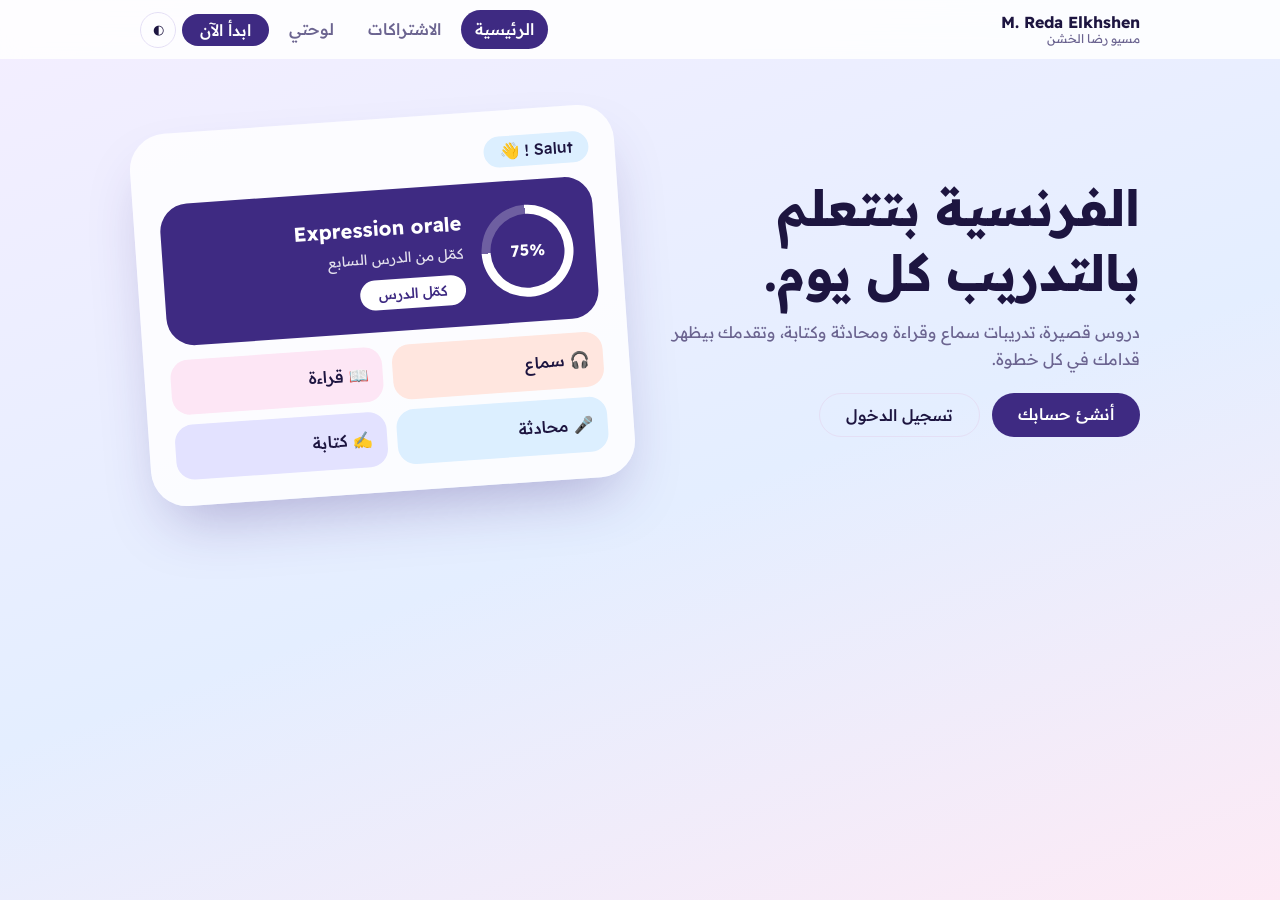
<file: index.html>
<!DOCTYPE html>
<html lang="ar" dir="rtl">
<head>
<meta charset="utf-8">
<meta name="viewport" content="width=device-width, initial-scale=1, viewport-fit=cover">
<title>مسيو رضا الخشن | منصة الفرنسية</title>
<link href="https://fonts.googleapis.com/css2?family=Readex+Pro:wght@400;500;700&display=swap" rel="stylesheet">
<style>
:root{--bg:linear-gradient(160deg,#F4EEFF,#E4EEFF 55%,#FDEAF5);--sf:rgba(255,255,255,.85);--tx:#1D1540;--mu:#6B6490;--pu:#3E2A82;--pu2:#5A44B0;--go:#E3B93C;--c1:#FFE6DF;--c2:#FDE6F5;--c3:#DCEFFF;--c4:#E3E2FF;--ln:#E4DFF5;box-sizing:border-box;padding-top:env(safe-area-inset-top,0px);padding-bottom:env(safe-area-inset-bottom,0px)}
@media(prefers-color-scheme:dark){:root:not([data-theme="light"]){--bg:linear-gradient(160deg,#16102E,#101A3A);--sf:rgba(38,30,78,.9);--tx:#F0ECFF;--mu:#ADA5D6;--pu:#6C55D6;--pu2:#8A76F0;--c1:#3D2A3C;--c2:#3C2A4E;--c3:#22345A;--c4:#2D2B64;--ln:#352D6A}}
:root[data-theme="dark"]{--bg:linear-gradient(160deg,#16102E,#101A3A);--sf:rgba(38,30,78,.9);--tx:#F0ECFF;--mu:#ADA5D6;--pu:#6C55D6;--pu2:#8A76F0;--c1:#3D2A3C;--c2:#3C2A4E;--c3:#22345A;--c4:#2D2B64;--ln:#352D6A}
*{box-sizing:border-box}html{scroll-padding-top:env(safe-area-inset-top,0px)}
body{margin:0;min-height:100vh;background:var(--bg) fixed;color:var(--tx);font:400 16px/1.7 "Readex Pro",sans-serif}
a{color:inherit;text-decoration:none}:focus-visible{outline:3px solid var(--go);outline-offset:2px}
header{position:sticky;top:env(safe-area-inset-top,0px);z-index:5;backdrop-filter:blur(12px);background:var(--sf)}
.bar{max-width:1040px;margin:auto;padding:10px 20px;display:flex;align-items:center;gap:14px}
.logo{font-weight:700;line-height:1.2}.logo small{display:block;font-weight:400;font-size:12px;color:var(--mu)}
nav{margin-inline-start:auto;display:flex;gap:6px;align-items:center}
nav a{padding:6px 14px;border-radius:99px;color:var(--mu);font-weight:500}nav a.on{background:var(--pu);color:#fff}
.btn{display:inline-block;border:0;cursor:pointer;font:500 16px "Readex Pro",sans-serif;padding:11px 26px;border-radius:99px;background:var(--pu);color:#fff}
.btn.w{background:#fff;color:#3E2A82}.btn.gh{background:transparent;color:var(--tx);border:1.5px solid var(--ln)}
#th{border:1.5px solid var(--ln);background:none;color:var(--tx);border-radius:50%;width:36px;height:36px;cursor:pointer}
main{max-width:1040px;margin:auto;padding:0 20px 100px}.view{display:none}.view.show{display:block}
.hero{display:grid;grid-template-columns:1fr 1fr;gap:30px;align-items:center;padding:60px 0 40px}
h1{font-size:clamp(30px,5vw,50px);line-height:1.3;margin:0 0 14px}h2{margin:0 0 4px;font-size:24px}.sub{color:var(--mu);margin:0 0 20px}
.row{display:flex;gap:12px;flex-wrap:wrap}
.hc{background:var(--pu);color:#fff;border-radius:28px;padding:22px;display:flex;gap:18px;align-items:center}
.hc h3{margin:0;font-size:20px}.hc p{margin:2px 0 8px;font-size:14px;opacity:.85}
.ring{--p:75;position:relative;width:92px;height:92px;flex:none;border-radius:50%;background:conic-gradient(#fff calc(var(--p)*1%),rgba(255,255,255,.25) 0);display:grid;place-items:center}
.ring:before{content:"";position:absolute;inset:9px;border-radius:50%;background:var(--pu)}.ring b{position:relative}
.tilt{transform:rotate(-4deg);padding:26px;background:var(--sf);border-radius:36px;box-shadow:0 30px 60px -20px rgba(62,42,130,.35)}
.bub{display:inline-block;background:var(--c3);padding:2px 16px;border-radius:99px;margin-bottom:14px;font-weight:500}
.mini{display:grid;grid-template-columns:1fr 1fr;gap:10px;margin-top:14px}.mini i{display:block;border-radius:18px;padding:14px;font-style:normal;font-weight:500}
.grid{display:grid;grid-template-columns:repeat(4,1fr);gap:14px}
.cc{border-radius:24px;padding:18px;min-height:170px;display:flex;flex-direction:column;justify-content:space-between;color:#1D1540}
.cc .ic{width:44px;height:44px;border-radius:50%;background:#fff;display:grid;place-items:center;font-size:22px}
.cc b{display:block;font-size:18px}.cc span{font-size:13px;opacity:.7}
.c1{background:var(--c1)}.c2{background:var(--c2)}.c3{background:var(--c3)}.c4{background:var(--c4)}
:root[data-theme="dark"] .cc,:root:not([data-theme="light"]) .cc{color:var(--tx)}
@media(prefers-color-scheme:light){.cc{color:#1D1540}}
.plans{display:grid;grid-template-columns:repeat(auto-fit,minmax(180px,1fr));gap:14px}
.pl{background:var(--sf);border-radius:24px;padding:22px;display:flex;flex-direction:column;gap:4px;border:2px solid transparent}
.pl.best{border-color:var(--go)}.pl em{font-style:normal;font-size:12px;background:var(--go);color:#201700;border-radius:99px;padding:0 12px;align-self:flex-start;font-weight:700}
.pr{font-size:32px;font-weight:700;color:var(--pu2)}.pr small{font-size:13px;color:var(--mu);font-weight:400}.pl ul{margin:4px 0 14px;padding-inline-start:18px;color:var(--mu);font-size:14px;flex:1}
.auth{max-width:460px;margin:44px auto;background:var(--sf);border-radius:28px;padding:30px}
label{display:block;font-weight:500;font-size:14px;margin:12px 0 4px}
input,select{width:100%;padding:12px 16px;border:1.5px solid var(--ln);border-radius:16px;background:transparent;color:var(--tx);font:400 16px "Readex Pro",sans-serif}
select option{color:#000}.two{display:grid;grid-template-columns:1fr 1fr;gap:12px}
.err{color:#E0455F;font-size:14px;min-height:22px;margin:8px 0}.chk{display:flex;gap:8px;align-items:center;font-size:14px;margin-top:14px}.chk input{width:auto}
.sw{text-align:center;color:var(--mu);font-size:14px;margin:14px 0 0}.sw a{color:var(--pu2);font-weight:700}
.top{display:flex;align-items:center;gap:12px;padding:30px 0 20px}.av{width:52px;height:52px;border-radius:50%;background:var(--c1);display:grid;place-items:center;font-size:26px}
.wk{display:flex;gap:8px;overflow-x:auto;padding:4px 0 14px}.wk button{border:0;border-radius:99px;padding:7px 18px;background:var(--sf);color:var(--tx);font:500 14px "Readex Pro";cursor:pointer;white-space:nowrap}
.wk button.on{background:var(--pu);color:#fff}
.ls{display:flex;align-items:center;gap:14px;background:var(--sf);border-radius:22px;padding:12px 16px;margin-bottom:10px}
.ls .pb{width:44px;height:44px;border-radius:50%;background:var(--c3);color:var(--pu);display:grid;place-items:center;flex:none;border:0;cursor:pointer;font-size:14px}
.ls small{color:var(--mu)}.ls div{flex:1}.ls b{font-weight:500}
.tabs{display:none;position:fixed;bottom:0;inset-inline:0;padding:8px 12px calc(8px + env(safe-area-inset-bottom,0px));background:var(--sf);backdrop-filter:blur(12px);justify-content:space-around;z-index:6;border-radius:24px 24px 0 0}
.tabs a{display:flex;flex-direction:column;align-items:center;font-size:12px;color:var(--mu);gap:0}.tabs a.on{color:var(--pu2);font-weight:700}.tabs span{font-size:20px}
@media(max-width:760px){.hero{grid-template-columns:1fr}.grid{grid-template-columns:1fr 1fr}.tabs{display:flex}nav a:not(.btn){display:none}.two{grid-template-columns:1fr}}
@media(prefers-reduced-motion:reduce){*{transition:none!important}}
</style>
</head>
<body>
<header><div class="bar"><a class="logo" href="#home">M. Reda Elkhshen<small>مسيو رضا الخشن</small></a>
<nav><a href="#home" data-r="home">الرئيسية</a><a href="#plans" data-r="plans">الاشتراكات</a><a href="#app" data-r="app">لوحتي</a><a class="btn" href="#signup" style="padding:6px 18px">ابدأ الآن</a><button id="th" aria-label="تبديل الوضع الليلي">◐</button></nav></div></header>
<main>
<div class="view" id="home"><div class="hero"><div>
<h1>الفرنسية بتتعلم بالتدريب كل يوم.</h1><p class="sub">دروس قصيرة، تدريبات سماع وقراءة ومحادثة وكتابة، وتقدمك بيظهر قدامك في كل خطوة.</p>
<div class="row"><a class="btn" href="#signup">أنشئ حسابك</a><a class="btn gh" href="#login">تسجيل الدخول</a></div></div>
<div class="tilt"><span class="bub fr">Salut ! 👋</span><div class="hc"><div class="ring" style="--p:75"><b>75%</b></div><div><h3>Expression orale</h3><p>كمّل من الدرس السابع</p><a class="btn w" style="padding:6px 18px;font-size:14px" href="#course">كمّل الدرس</a></div></div>
<div class="mini"><i class="c1">🎧 سماع</i><i class="c2">📖 قراءة</i><i class="c3">🎤 محادثة</i><i class="c4">✍️ كتابة</i></div></div></div></div>

<div class="view" id="plans"><section style="padding-top:44px"><h2>اختر اشتراكك</h2><p class="sub">كل الخطط تشمل كل الدروس والاختبارات. الأسعار للعرض فقط.</p><div class="plans">
<div class="pl"><b>شهري</b><div class="pr">250 <small>ج.م / شهر</small></div><ul><li>كل الكورسات</li><li>اختبارات وواجبات</li></ul><a class="btn gh" href="#signup">اشترك</a></div>
<div class="pl"><b>ربع سنوي</b><div class="pr">650 <small>ج.م / 3 شهور</small></div><ul><li>وفّر 13%</li></ul><a class="btn gh" href="#signup">اشترك</a></div>
<div class="pl best"><em>الأكثر اختيارًا</em><b>نصف سنوي</b><div class="pr">1200 <small>ج.م / 6 شهور</small></div><ul><li>وفّر 20%</li><li>شهادة المستوى</li></ul><a class="btn" href="#signup">اشترك</a></div>
<div class="pl"><b>سنوي</b><div class="pr">2000 <small>ج.م / سنة</small></div><ul><li>وفّر 33%</li><li>مساعد ذكي</li></ul><a class="btn gh" href="#signup">اشترك</a></div>
<div class="pl"><b>كورس منفرد</b><div class="pr">400 <small>ج.م</small></div><ul><li>مستوى واحد بوصول دائم</li></ul><a class="btn gh" href="#signup">اشترِ</a></div></div></section></div>

<div class="view" id="login"><form class="auth" id="lf" novalidate><h2>أهلاً بعودتك 👋</h2><p class="sub">سجّل دخولك وكمّل تعلمك.</p>
<label for="le">البريد الإلكتروني</label><input id="le" type="email" autocomplete="email">
<label for="lp">كلمة المرور</label><input id="lp" type="password" autocomplete="current-password">
<p class="err" id="lerr" role="alert"></p><button class="btn" style="width:100%">تسجيل الدخول</button>
<button type="button" class="btn gh" style="width:100%;margin-top:10px">المتابعة بحساب Google</button>
<p class="sw"><a href="#signup">نسيت كلمة المرور؟</a> · <a href="#signup">أنشئ حسابًا</a></p></form></div>

<div class="view" id="signup"><form class="auth" id="sf" novalidate style="max-width:540px"><h2>أنشئ حساب طالب</h2><p class="sub">دقيقة واحدة وتبدأ أول درس.</p>
<label for="sn">الاسم بالكامل</label><input id="sn" autocomplete="name">
<div class="two"><div><label for="se">البريد الإلكتروني</label><input id="se" type="email"></div><div><label for="sph">رقم الهاتف</label><input id="sph" type="tel" inputmode="tel"></div></div>
<div class="two"><div><label for="ss">المرحلة الدراسية</label><select id="ss"><option>ابتدائي</option><option>إعدادي</option><option selected>ثانوي</option><option>جامعي</option></select></div><div><label for="sg">الصف</label><input id="sg"></div></div>
<div class="two"><div><label for="sp">كلمة المرور</label><input id="sp" type="password" autocomplete="new-password"></div><div><label for="sp2">تأكيد كلمة المرور</label><input id="sp2" type="password" autocomplete="new-password"></div></div>
<label class="chk"><input type="checkbox" id="st"> أوافق على الشروط والأحكام</label>
<p class="err" id="serr" role="alert"></p><button class="btn" style="width:100%">إنشاء الحساب</button>
<p class="sw">لديك حساب؟ <a href="#login">سجّل الدخول</a></p></form></div>

<div class="view" id="app"><div class="top"><div class="av">🧑‍🎓</div><div><h2 id="hi">أهلاً بك 👋</h2><span class="sub" style="margin:0">إيه اللي عاوز تتعلمه النهاردة؟</span></div></div>
<div class="hc" style="margin-bottom:26px"><div class="ring" style="--p:75"><b>75%</b></div><div><h3>Expression orale</h3><p>أحسنت! فاضل لك 6 دروس في المستوى A1.</p><a class="btn w" style="padding:6px 18px;font-size:14px" href="#course">كمّل الدرس</a></div></div>
<h2 style="margin-bottom:12px">كورساتي</h2><div class="grid">
<a class="cc c1" href="#course"><div class="ic">🎧</div><div><b>Écoute</b><span>18 درسًا</span></div></a>
<a class="cc c2" href="#course"><div class="ic">📖</div><div><b>Lecture</b><span>12 درسًا</span></div></a>
<a class="cc c3" href="#course"><div class="ic">🎤</div><div><b>Expression orale</b><span>24 درسًا</span></div></a>
<a class="cc c4" href="#course"><div class="ic">✍️</div><div><b>Écriture</b><span>22 درسًا</span></div></a></div>
<p class="sub" style="margin-top:20px">بيانات العرض تجريبية للتصميم فقط.</p></div>

<div class="view" id="course"><div class="top"><a class="av" href="#app" aria-label="رجوع">→</a><div><h2>Lecture · القراءة</h2><span class="sub" style="margin:0">المستوى A1</span></div></div>
<div class="hc" style="margin-bottom:18px"><div class="ring" style="--p:95"><b>95%</b></div><div><h3>Lecture</h3><p>شغل ممتاز، قرّبت تخلص الأسبوع.</p></div></div>
<div class="wk" id="wk"></div><div id="ll"></div></div>
</main>
<nav class="tabs" aria-label="التنقل"><a href="#app" data-r="app"><span>🏠</span>الرئيسية</a><a href="#course" data-r="course"><span>📚</span>الكورسات</a><a href="#plans" data-r="plans"><span>💳</span>الاشتراك</a><a href="#login" data-r="login"><span>👤</span>حسابي</a></nav>
<script>
(function(){
var R=['home','plans','login','signup','app','course'],name='',W={1:[['Intro au cours','فيديو · 2 دقيقة'],['Les bases','تدريب · 4 دقائق'],['Sujet et verbes','فيديو · 4 دقائق']],2:[['Les articles','فيديو · 5 دقائق'],['Le pluriel','تدريب · 6 دقائق']],3:[['Les adjectifs','فيديو · 5 دقائق'],['Lecture guidée','قراءة · 8 دقائق']],4:[['Révision','اختبار · 10 دقائق']]};
function go(){var h=(location.hash||'#home').slice(1);if(R.indexOf(h)<0)h='home';
R.forEach(function(r){document.getElementById(r).classList.toggle('show',r===h)});
document.querySelectorAll('[data-r]').forEach(function(a){a.classList.toggle('on',a.dataset.r===h)});
hi.textContent=name?'أهلاً '+name+' 👋':'أهلاً بك 👋';scrollTo(0,0)}
addEventListener('hashchange',go);
function wk(n){wk_.innerHTML='';[1,2,3,4].forEach(function(i){var b=document.createElement('button');b.textContent='الأسبوع '+i;b.className=i===n?'on':'';b.onclick=function(){wk(i)};wk_.appendChild(b)});
ll.innerHTML=W[n].map(function(l){return '<div class="ls"><button class="pb" aria-label="تشغيل">▶</button><div><b class="fr" style="font-family:inherit">'+l[0]+'</b><br><small>'+l[1]+'</small></div></div>'}).join('')}
var wk_=document.getElementById('wk');wk(1);go();
document.getElementById('th').onclick=function(){var d=document.documentElement,c=d.dataset.theme||(matchMedia('(prefers-color-scheme:dark)').matches?'dark':'light');d.dataset.theme=c==='dark'?'light':'dark'};
var ok=/^[^@\s]+@[^@\s]+\.[^@\s]+$/;
lf.onsubmit=function(e){e.preventDefault();if(!ok.test(le.value)||lp.value.length<6){lerr.textContent='اكتب بريدًا صحيحًا وكلمة مرور من 6 أحرف على الأقل.';return}lerr.textContent='';location.hash='#app'};
sf.onsubmit=function(e){e.preventDefault();var t='';
if(sn.value.trim().length<3)t='اكتب اسمك بالكامل.';else if(!ok.test(se.value))t='البريد الإلكتروني غير صحيح.';
else if(sph.value.replace(/\D/g,'').length<10)t='رقم الهاتف غير صحيح.';else if(sp.value.length<8)t='كلمة المرور 8 أحرف على الأقل.';
else if(sp.value!==sp2.value)t='كلمتا المرور غير متطابقتين.';else if(!st.checked)t='لازم توافق على الشروط والأحكام.';
serr.textContent=t;if(t)return;name=sn.value.trim().split(' ')[0];location.hash='#app'};
})();
</script>
</body>
</html>
</file>
